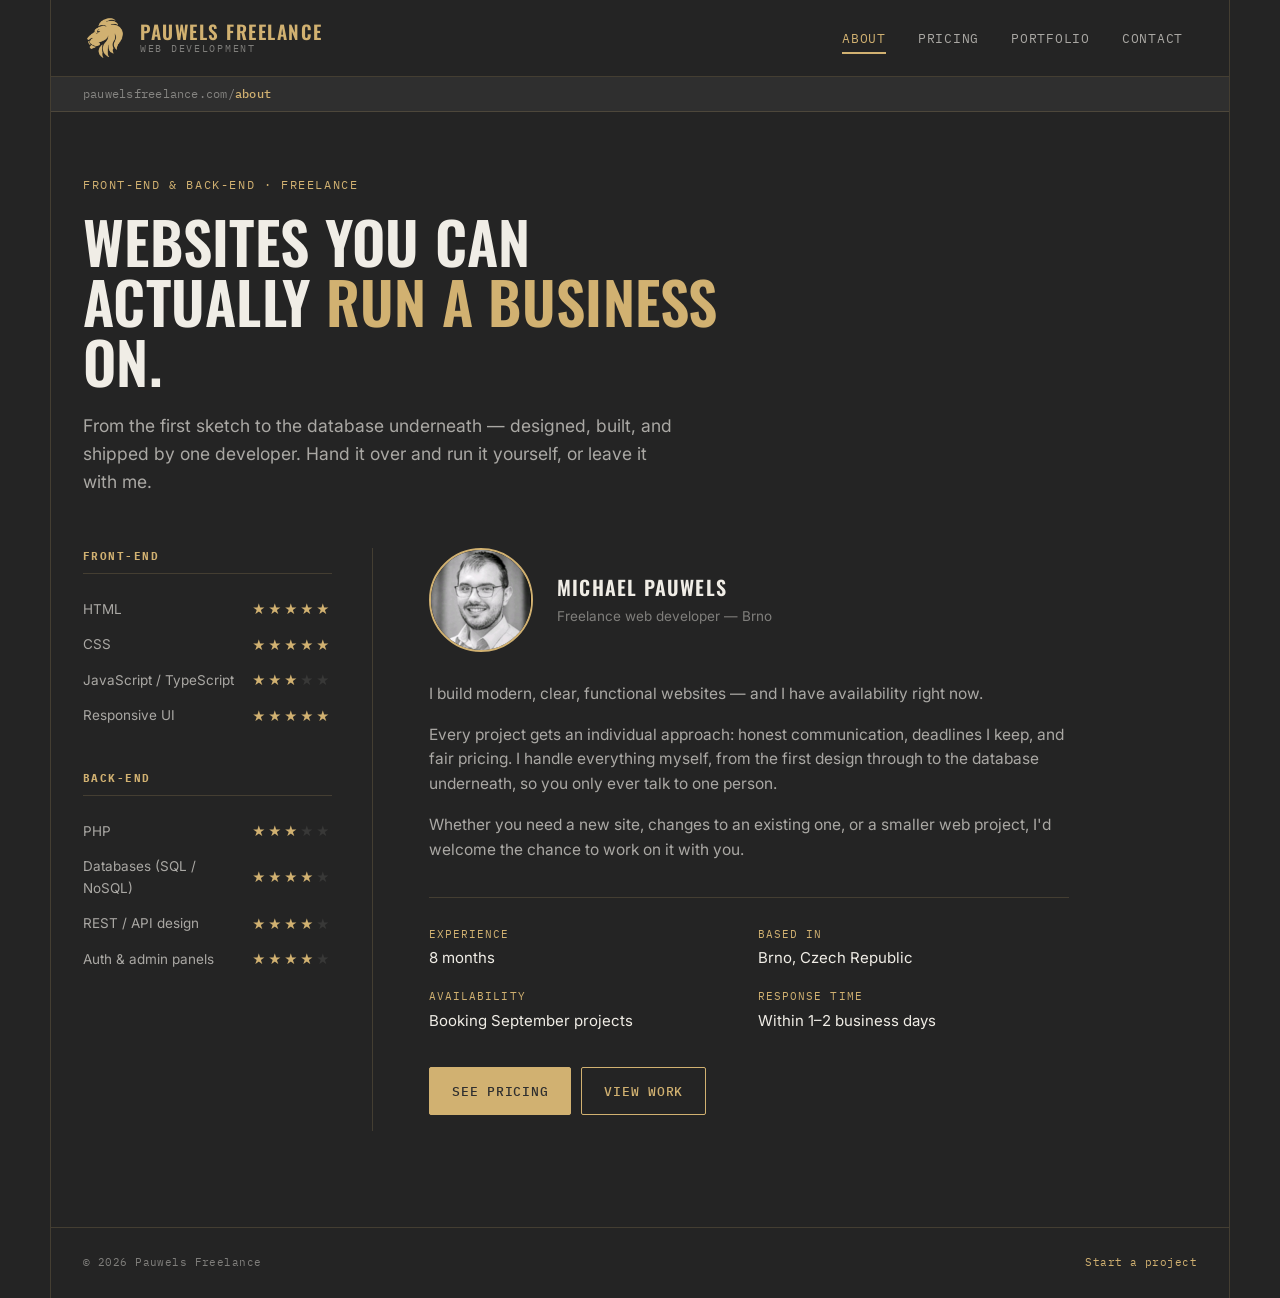
<file: index.html>
<!DOCTYPE html>
<html lang="en">

<head>
  <meta charset="UTF-8">
  <meta name="viewport" content="width=device-width, initial-scale=1.0">
  <meta name="description"
    content="Pauwels Freelance — front-end and back-end web development in Brno. Custom websites, databases and admin panels, built and maintained by one developer.">
  <title>Pauwels Freelance — Web Development</title>
  <link rel="preconnect" href="https://fonts.googleapis.com">
  <link rel="preconnect" href="https://fonts.gstatic.com" crossorigin>
  <link
    href="https://fonts.googleapis.com/css2?family=Oswald:wght@400;500;600&family=Inter:wght@400;500;600&family=IBM+Plex+Mono:wght@400;500&display=swap"
    rel="stylesheet">
  <link rel="icon" href="assets/logo.png">
  <link rel="stylesheet" href="styles.css">
</head>

<body>
  <div class="frame">

    <header class="topbar">
      <a class="brand" href="index.html">
        <img class="brand-logo" src="assets/logo.png" alt="Pauwels Freelance">
        <span class="brand-word">Pauwels Freelance<span>Web Development</span></span>
      </a>
      <nav class="mainnav" id="mainnav">
        <a href="index.html" class="active">About</a>
        <a href="pricing.html">Pricing</a>
        <a href="portfolio.html">Portfolio</a>
        <a href="contact.html">Contact</a>
      </nav>
      <button class="nav-toggle" aria-label="Toggle menu">☰</button>
    </header>

    <div class="pathbar">pauwelsfreelance.com/<b>about</b></div>

    <main>
      <section class="page">
        <p class="eyebrow">Front-end &amp; Back-end · Freelance</p>
        <h1>Websites you can<br>actually <em>run a business</em><br>on.</h1>
        <p class="lede">From the first sketch to the database underneath — designed, built, and shipped by one
          developer. Hand it over and run it yourself, or leave it with me.</p>

        <div class="about-grid">

          <div class="skills-col">
            <h4>Front-end</h4>
            <div class="skill-row"><span>HTML</span><span class="stars"><span class="on">★★★★★</span></span></div>
            <div class="skill-row"><span>CSS</span><span class="stars"><span class="on">★★★★★</span></span></div>
            <div class="skill-row"><span>JavaScript / TypeScript</span><span class="stars"><span
                  class="on">★★★</span><span class="off">★★</span></span></div>
            <div class="skill-row"><span>Responsive UI</span><span class="stars"><span class="on">★★★★★</span></span>
            </div>

            <h4 class="second">Back-end</h4>
            <div class="skill-row"><span>PHP</span><span class="stars"><span class="on">★★★</span><span
                  class="off">★★</span></span></div>
            <div class="skill-row"><span>Databases (SQL / NoSQL)</span><span class="stars"><span
                  class="on">★★★★</span><span class="off">★</span></span></div>
            <div class="skill-row"><span>REST / API design</span><span class="stars"><span class="on">★★★★</span><span
                  class="off">★</span></span></div>
            <div class="skill-row"><span>Auth &amp; admin panels</span><span class="stars"><span
                  class="on">★★★★</span><span class="off">★</span></span></div>
          </div>

          <div class="about-main">

            <div class="avatar-row">
              <img class="avatar" src="assets/photo.jpg" alt="Michael Pauwels">
              <div>
                <div class="avatar-name">Michael Pauwels</div>
                <div class="avatar-role">Freelance web developer — Brno</div>
              </div>
            </div>

            <div class="bio">
              <p>I build modern, clear, functional websites — and I have availability right now.</p>
              <p>Every project gets an individual approach: honest communication, deadlines I keep, and fair pricing. I
                handle everything myself, from the first design through to the database underneath, so you only ever
                talk to one person.</p>
              <p>Whether you need a new site, changes to an existing one, or a smaller web project, I'd welcome the
                chance to work on it with you.</p>
            </div>

            <div class="facts">
              <div class="fact">
                <div class="k">Experience</div>
                <div class="v" id="experience" data-start="2026-04-01">—</div>
              </div>
              <div class="fact">
                <div class="k">Based in</div>
                <div class="v">Brno, Czech Republic</div>
              </div>
              <div class="fact">
                <div class="k">Availability</div>
                <div class="v" id="availability">Booking September projects</div>
              </div>
              <div class="fact">
                <div class="k">Response time</div>
                <div class="v">Within 1–2 business days</div>
              </div>
            </div>

            <p class="about-cta">
              <a class="btn" href="pricing.html">See pricing</a>
              <a class="btn ghost" href="portfolio.html">View work</a>
            </p>

          </div>

        </div>
      </section>
    </main>

    <footer>
      <span>© 2026 Pauwels Freelance</span>
      <span><a href="contact.html">Start a project</a></span>
    </footer>

  </div>
  <script src="script.js"></script>
</body>

</html>
</file>
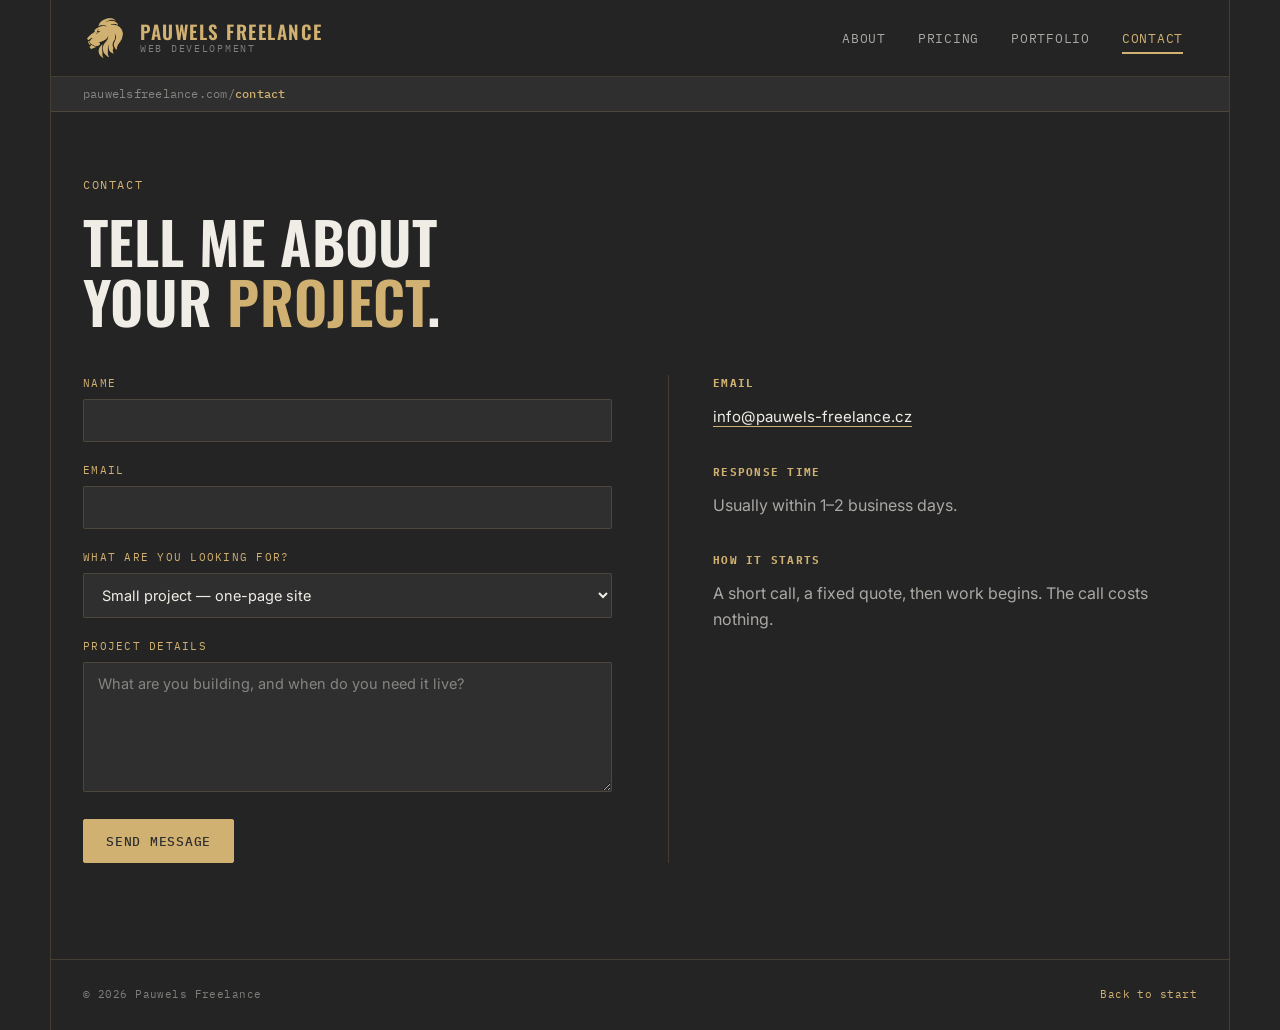
<file: contact.html>
<!DOCTYPE html>
<html lang="en">

<head>
  <meta charset="UTF-8">
  <meta name="viewport" content="width=device-width, initial-scale=1.0">
  <meta name="description" content="Get in touch about a web development project — Pauwels Freelance, Brno.">
  <title>Contact — Pauwels Freelance</title>
  <link rel="preconnect" href="https://fonts.googleapis.com">
  <link rel="preconnect" href="https://fonts.gstatic.com" crossorigin>
  <link
    href="https://fonts.googleapis.com/css2?family=Oswald:wght@400;500;600&family=Inter:wght@400;500;600&family=IBM+Plex+Mono:wght@400;500&display=swap"
    rel="stylesheet">
  <link rel="icon" href="assets/logo.png">
  <link rel="stylesheet" href="styles.css">
</head>

<body>
  <div class="frame">

    <header class="topbar">
      <a class="brand" href="index.html">
        <img class="brand-logo" src="assets/logo.png" alt="Pauwels Freelance">
        <span class="brand-word">Pauwels Freelance<span>Web Development</span></span>
      </a>
      <nav class="mainnav" id="mainnav">
        <a href="index.html">About</a>
        <a href="pricing.html">Pricing</a>
        <a href="portfolio.html">Portfolio</a>
        <a href="contact.html" class="active">Contact</a>
      </nav>
      <button class="nav-toggle" aria-label="Toggle menu">☰</button>
    </header>

    <div class="pathbar">pauwelsfreelance.com/<b>contact</b></div>

    <main>
      <section class="page">
        <p class="eyebrow">Contact</p>
        <h1>Tell me about<br>your <em>project</em>.</h1>

        <div class="contact-grid">

          <div>
            <div class="selected-tier-banner" id="tierBanner">You're asking about: <b id="tierBannerText"></b></div>

            <form id="contactForm" novalidate>

              <div>
                <label for="name">Name</label>
                <input type="text" id="name" name="name" required autocomplete="name">
              </div>

              <div>
                <label for="email">Email</label>
                <input type="email" id="email" name="email" required autocomplete="email">
              </div>

              <div>
                <label for="projectType">What are you looking for?</label>
                <select id="projectType" name="projectType">
                  <option>Small project — one-page site</option>
                  <option>Normal project — multi-page + database</option>
                  <option>Large project — platform + admin panel</option>
                  <option>Maintenance</option>
                  <option>Consultation</option>
                  <option>Not sure yet</option>
                </select>
                <div class="field-note" id="unsureNote">
                  No problem — the first call is free. If we then work out the scope together, that time is billed at the
                  consultation rate of <b>890 Kč / hour</b>.
                </div>
              </div>

              <div>
                <label for="message">Project details</label>
                <textarea id="message" name="message" required
                  placeholder="What are you building, and when do you need it live?"></textarea>
              </div>

              <!-- Honeypot: invisible to humans, irresistible to bots.
                   If this field comes back filled, the submission is spam. -->
              <div class="hp" aria-hidden="true">
                <label for="company">Company</label>
                <input type="text" id="company" name="company" tabindex="-1" autocomplete="off">
              </div>

              <div>
                <button type="submit" class="btn" id="submitBtn">Send message</button>
                <div class="form-status" id="formStatus"></div>
              </div>

            </form>
          </div>

          <div class="contact-side">
            <div class="direct">
              <h4>Email</h4>
              <a href="mailto:info@pauwels-freelance.cz">info@pauwels-freelance.cz</a>
            </div>
            <div class="direct">
              <h4>Response time</h4>
              <p>Usually within 1–2 business days.</p>
            </div>
            <div class="direct">
              <h4>How it starts</h4>
              <p>A short call, a fixed quote, then work begins. The call costs nothing.</p>
            </div>
          </div>

        </div>
      </section>
    </main>

    <footer>
      <span>© 2026 Pauwels Freelance</span>
      <span><a href="index.html">Back to start</a></span>
    </footer>

  </div>
  <script src="script.js"></script>
</body>

</html>
</file>
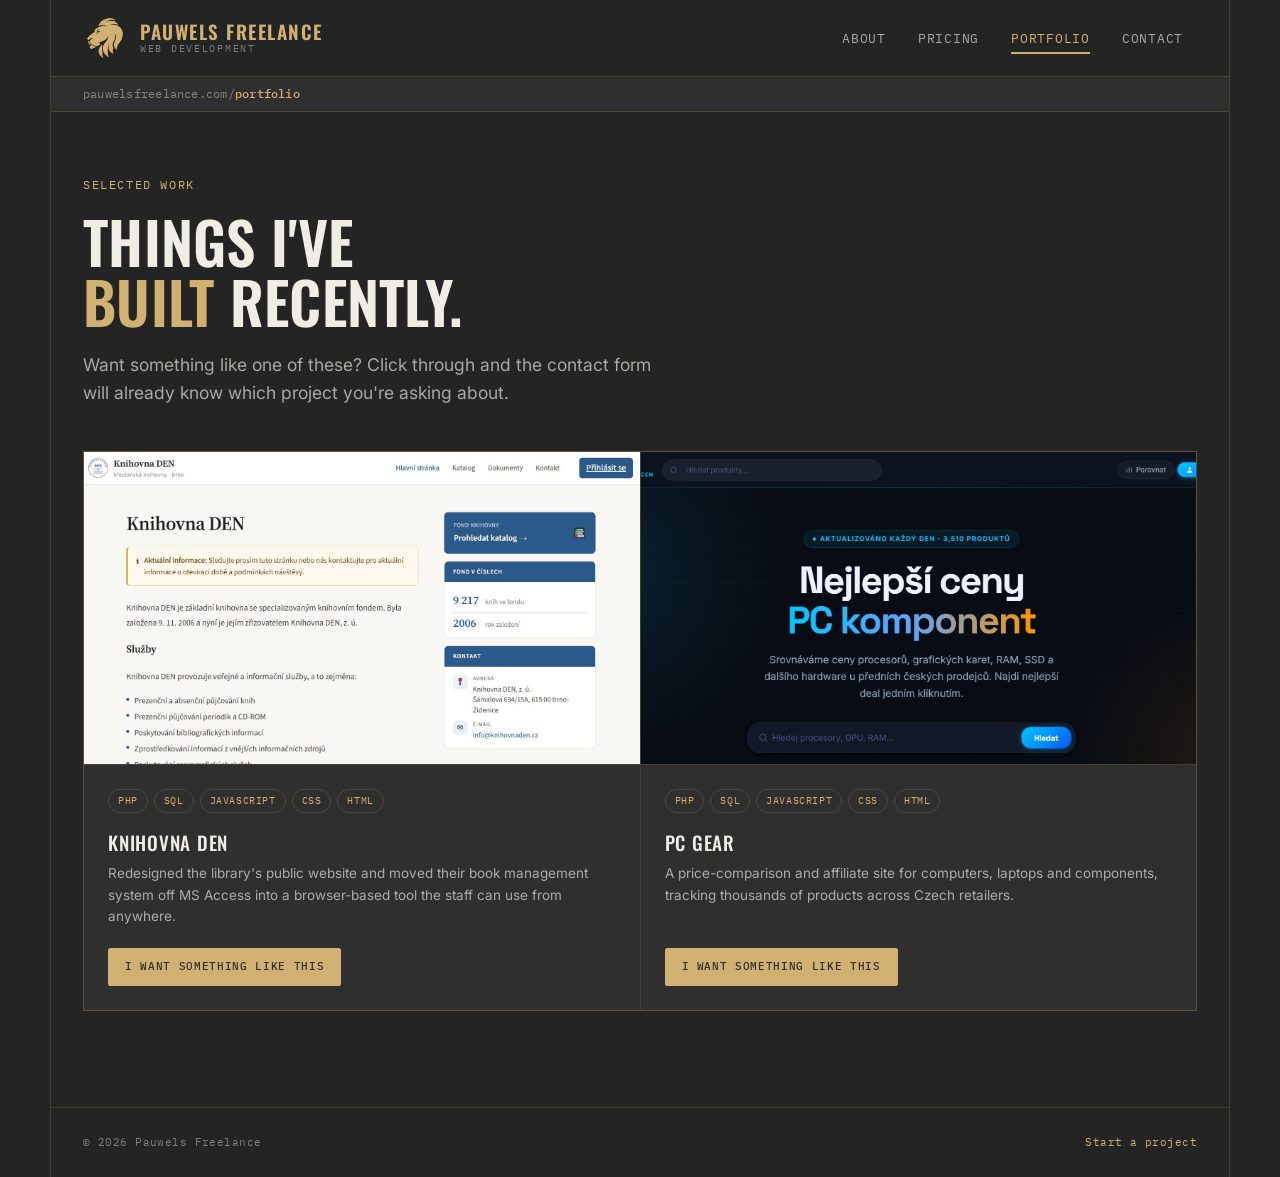
<file: portfolio.html>
<!DOCTYPE html>
<html lang="en">

<head>
  <meta charset="UTF-8">
  <meta name="viewport" content="width=device-width, initial-scale=1.0">
  <meta name="description" content="Selected freelance web development work by Pauwels Freelance.">
  <title>Portfolio — Pauwels Freelance</title>
  <link rel="preconnect" href="https://fonts.googleapis.com">
  <link rel="preconnect" href="https://fonts.gstatic.com" crossorigin>
  <link
    href="https://fonts.googleapis.com/css2?family=Oswald:wght@400;500;600&family=Inter:wght@400;500;600&family=IBM+Plex+Mono:wght@400;500&display=swap"
    rel="stylesheet">
  <link rel="icon" href="assets/logo.png">
  <link rel="stylesheet" href="styles.css">
</head>

<body>
  <div class="frame">

    <header class="topbar">
      <a class="brand" href="index.html">
        <img class="brand-logo" src="assets/logo.png" alt="Pauwels Freelance">
        <span class="brand-word">Pauwels Freelance<span>Web Development</span></span>
      </a>
      <nav class="mainnav" id="mainnav">
        <a href="index.html">About</a>
        <a href="pricing.html">Pricing</a>
        <a href="portfolio.html" class="active">Portfolio</a>
        <a href="contact.html">Contact</a>
      </nav>
      <button class="nav-toggle" aria-label="Toggle menu">☰</button>
    </header>

    <div class="pathbar">pauwelsfreelance.com/<b>portfolio</b></div>

    <main>
      <section class="page">
        <p class="eyebrow">Selected work</p>
        <h1>Things I've<br><em>built</em> recently.</h1>
        <p class="lede">Want something like one of these? Click through and the contact form will already know which
          project you're asking about.</p>

        <div class="proj-grid">

          <!-- ===== Project 1 ===== -->
          <div class="proj">
            <div class="proj-thumb">
              <img src="assets/project-1.jpg" alt="Homepage of the Knihovna DEN library website">
            </div>
            <div class="proj-body">
              <div class="proj-tags">
                <span>PHP</span><span>SQL</span><span>JavaScript</span><span>CSS</span><span>HTML</span>
              </div>
              <h3>Knihovna DEN</h3>
              <p>Redesigned the library's public website and moved their book management system off MS Access into a
                browser-based tool the staff can use from anywhere.</p>
              <a class="btn small" href="contact.html?type=Inquiry%20about%3A%20Knihovna%20DEN">I want something like
                this</a>
            </div>
          </div>

          <!-- ===== Project 2 ===== -->
          <div class="proj">
            <div class="proj-thumb">
              <img src="assets/project-2.jpg" alt="Homepage of the PC Gear price comparison site">
            </div>
            <div class="proj-body">
              <div class="proj-tags">
                <span>PHP</span><span>SQL</span><span>JavaScript</span><span>CSS</span><span>HTML</span>
              </div>
              <h3>PC Gear</h3>
              <p>A price-comparison and affiliate site for computers, laptops and components, tracking thousands of
                products across Czech retailers.</p>
              <a class="btn small" href="contact.html?type=Inquiry%20about%3A%20PC%20Gear">I want something like this</a>
            </div>
          </div>

          <!-- To add a project: copy one whole <div class="proj"> ... </div> block above,
               drop the screenshot in assets/, and update the text. -->

        </div>
      </section>
    </main>

    <footer>
      <span>© 2026 Pauwels Freelance</span>
      <span><a href="contact.html">Start a project</a></span>
    </footer>

  </div>
  <script src="script.js"></script>
</body>

</html>
</file>
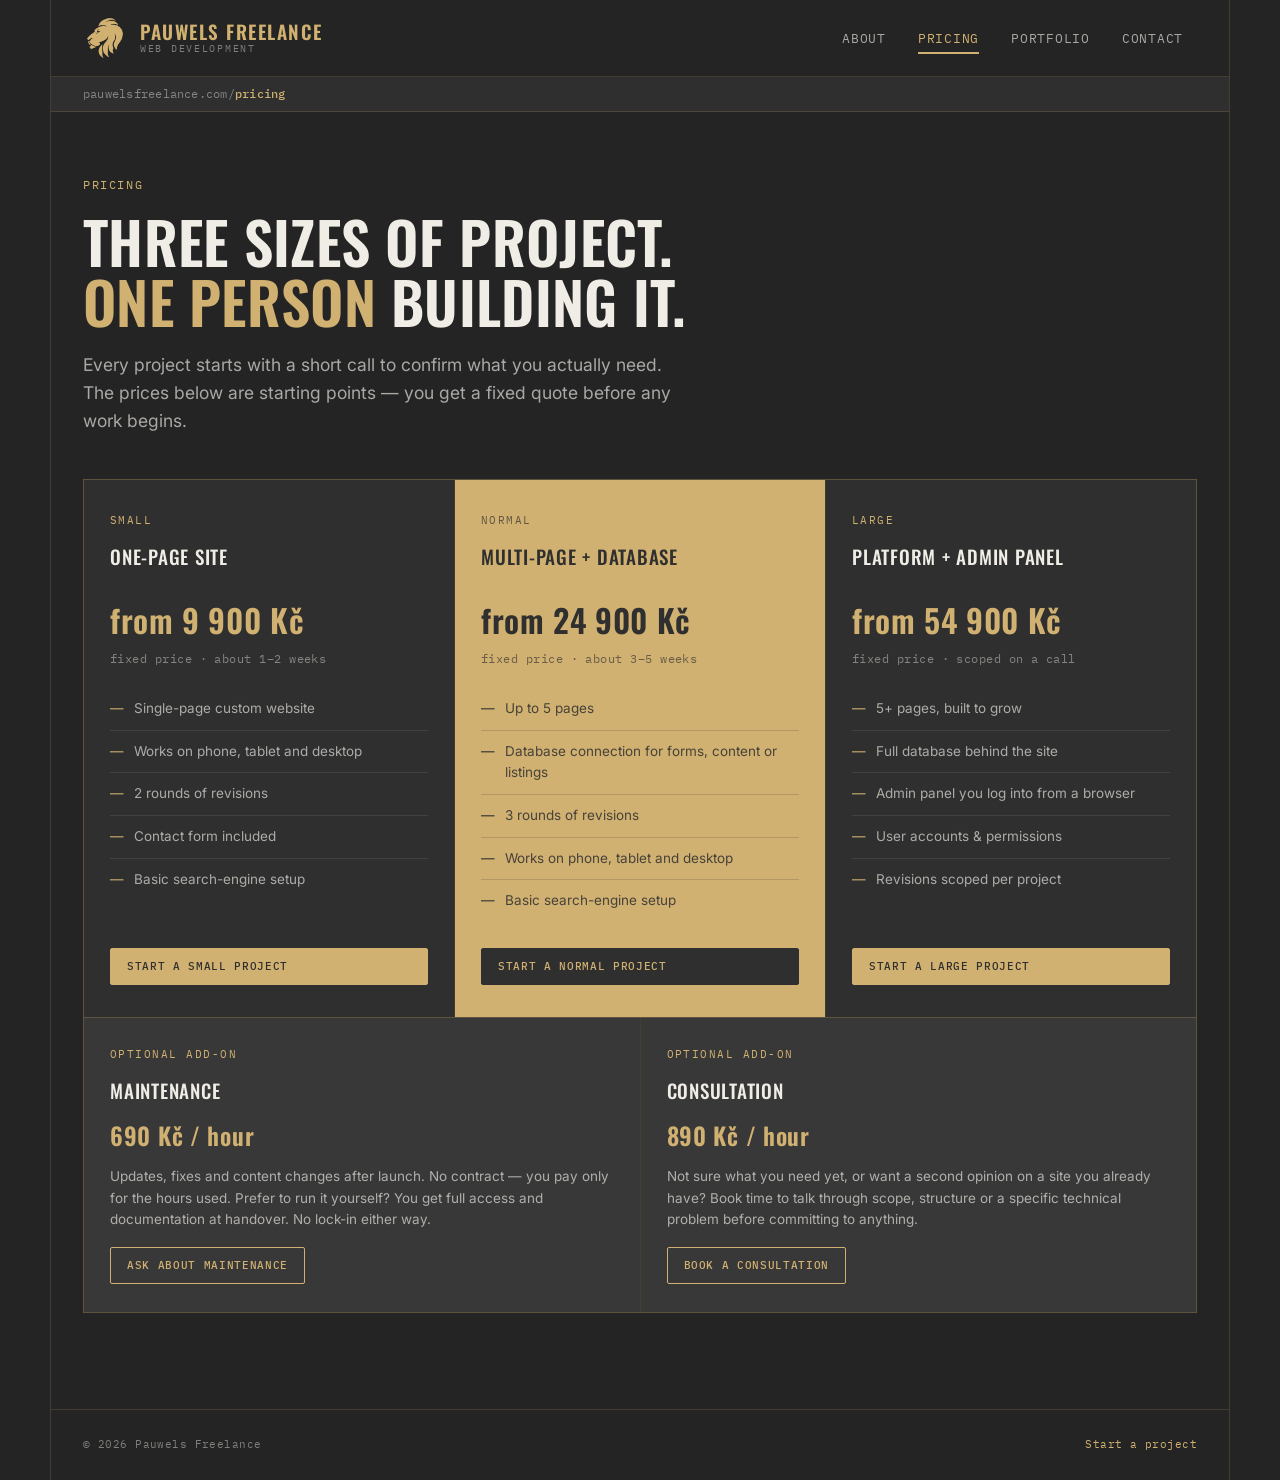
<file: pricing.html>
<!DOCTYPE html>
<html lang="en">

<head>
  <meta charset="UTF-8">
  <meta name="viewport" content="width=device-width, initial-scale=1.0">
  <meta name="description"
    content="Pricing for freelance web development — one-page sites, multi-page sites with a database, and full platforms with an admin panel. Optional maintenance and consultation.">
  <title>Pricing — Pauwels Freelance</title>
  <link rel="preconnect" href="https://fonts.googleapis.com">
  <link rel="preconnect" href="https://fonts.gstatic.com" crossorigin>
  <link
    href="https://fonts.googleapis.com/css2?family=Oswald:wght@400;500;600&family=Inter:wght@400;500;600&family=IBM+Plex+Mono:wght@400;500&display=swap"
    rel="stylesheet">
  <link rel="icon" href="assets/logo.png">
  <link rel="stylesheet" href="styles.css">
</head>

<body>
  <div class="frame">

    <header class="topbar">
      <a class="brand" href="index.html">
        <img class="brand-logo" src="assets/logo.png" alt="Pauwels Freelance">
        <span class="brand-word">Pauwels Freelance<span>Web Development</span></span>
      </a>
      <nav class="mainnav" id="mainnav">
        <a href="index.html">About</a>
        <a href="pricing.html" class="active">Pricing</a>
        <a href="portfolio.html">Portfolio</a>
        <a href="contact.html">Contact</a>
      </nav>
      <button class="nav-toggle" aria-label="Toggle menu">☰</button>
    </header>

    <div class="pathbar">pauwelsfreelance.com/<b>pricing</b></div>

    <main>
      <section class="page">
        <p class="eyebrow">Pricing</p>
        <h1>Three sizes of project.<br><em>One person</em> building it.</h1>
        <p class="lede">Every project starts with a short call to confirm what you actually need. The prices below are
          starting points — you get a fixed quote before any work begins.</p>

        <div class="tier-grid">

          <div class="tier">
            <div class="tier-tag">Small</div>
            <h3>One-page site</h3>
            <div class="tier-price">from 9 900 Kč<small>fixed price · about 1–2 weeks</small></div>
            <ul>
              <li>Single-page custom website</li>
              <li>Works on phone, tablet and desktop</li>
              <li>2 rounds of revisions</li>
              <li>Contact form included</li>
              <li>Basic search-engine setup</li>
            </ul>
            <a class="btn small" href="contact.html?type=Small%20project%20%E2%80%94%20one-page%20site">Start a small
              project</a>
          </div>

          <div class="tier featured">
            <div class="tier-tag">Normal</div>
            <h3>Multi-page + database</h3>
            <div class="tier-price">from 24 900 Kč<small>fixed price · about 3–5 weeks</small></div>
            <ul>
              <li>Up to 5 pages</li>
              <li>Database connection for forms, content or listings</li>
              <li>3 rounds of revisions</li>
              <li>Works on phone, tablet and desktop</li>
              <li>Basic search-engine setup</li>
            </ul>
            <a class="btn small"
              href="contact.html?type=Normal%20project%20%E2%80%94%20multi-page%20%2B%20database">Start a normal
              project</a>
          </div>

          <div class="tier">
            <div class="tier-tag">Large</div>
            <h3>Platform + admin panel</h3>
            <div class="tier-price">from 54 900 Kč<small>fixed price · scoped on a call</small></div>
            <ul>
              <li>5+ pages, built to grow</li>
              <li>Full database behind the site</li>
              <li>Admin panel you log into from a browser</li>
              <li>User accounts &amp; permissions</li>
              <li>Revisions scoped per project</li>
            </ul>
            <a class="btn small"
              href="contact.html?type=Large%20project%20%E2%80%94%20platform%20%2B%20admin%20panel">Start a large
              project</a>
          </div>

        </div>

        <div class="addons">

          <div class="addon">
            <div class="tier-tag">Optional add-on</div>
            <h3>Maintenance</h3>
            <div class="rate">690 Kč / hour</div>
            <p>Updates, fixes and content changes after launch. No contract — you pay only for the hours used. Prefer to
              run it yourself? You get full access and documentation at handover. No lock-in either way.</p>
            <a class="btn ghost small" href="contact.html?type=Maintenance">Ask about maintenance</a>
          </div>

          <div class="addon">
            <div class="tier-tag">Optional add-on</div>
            <h3>Consultation</h3>
            <div class="rate">890 Kč / hour</div>
            <p>Not sure what you need yet, or want a second opinion on a site you already have? Book time to talk through
              scope, structure or a specific technical problem before committing to anything.</p>
            <a class="btn ghost small" href="contact.html?type=Consultation">Book a consultation</a>
          </div>

        </div>
      </section>
    </main>

    <footer>
      <span>© 2026 Pauwels Freelance</span>
      <span><a href="contact.html">Start a project</a></span>
    </footer>

  </div>
  <script src="script.js"></script>
</body>

</html>
</file>
<file: styles.css>
:root{
  /* --- Brand colors, sampled directly from the logo --- */
  --charcoal:#2F2F2F;        /* logo background */
  --gold:#D1B171;            /* logo lion + wordmark */

  /* --- Derived palette --- */
  --bg:#242424;
  --surface:#2F2F2F;
  --surface-2:#383838;
  --gold-bright:#E0C489;
  --gold-deep:#A98A52;
  --text:#F0EDE6;
  --text-70:rgba(240,237,230,.66);
  --text-45:rgba(240,237,230,.45);
  --line:rgba(209,177,113,.18);
  --line-soft:rgba(240,237,230,.10);

  --radius:2px;
  --font-display:'Oswald',sans-serif;
  --font-body:'Inter',sans-serif;
  --font-mono:'IBM Plex Mono',monospace;
}
*{box-sizing:border-box;}
html{scroll-behavior:smooth;}
body{
  margin:0;
  background:var(--bg);
  color:var(--text);
  font-family:var(--font-body);
  line-height:1.6;
  -webkit-font-smoothing:antialiased;
}
a{color:inherit;}
:focus-visible{outline:2px solid var(--gold);outline-offset:2px;}
img{max-width:100%;display:block;}

/* ---------- Frame / chrome ---------- */
.frame{
  max-width:1180px;
  margin:0 auto;
  border-left:1px solid var(--line);
  border-right:1px solid var(--line);
  background:var(--bg);
  min-height:100vh;
}
header.topbar{
  display:flex;
  align-items:center;
  justify-content:space-between;
  padding:16px 32px;
  border-bottom:1px solid var(--line);
  background:var(--bg);
  position:sticky;
  top:0;
  z-index:20;
}
.brand{display:flex;align-items:center;gap:13px;text-decoration:none;}
.brand-logo{height:44px;width:auto;flex-shrink:0;}
.brand-word{
  font-family:var(--font-display);
  font-weight:600;
  font-size:19px;
  letter-spacing:.08em;
  text-transform:uppercase;
  color:var(--gold);
  line-height:1.1;
}
.brand-word span{
  display:block;
  font-family:var(--font-mono);
  font-size:9.5px;
  letter-spacing:.18em;
  color:var(--text-45);
  text-transform:uppercase;
  font-weight:400;
  margin-top:2px;
}

nav.mainnav{display:flex;gap:4px;align-items:center;}
nav.mainnav a{
  font-family:var(--font-mono);
  font-size:12.5px;
  letter-spacing:.06em;
  text-transform:uppercase;
  text-decoration:none;
  color:var(--text-70);
  padding:9px 14px;
  position:relative;
  border-radius:var(--radius);
  display:inline-block;
  transition:color .15s ease;
}
nav.mainnav a:hover{color:var(--gold-bright);}
nav.mainnav a.active{color:var(--gold);}
nav.mainnav a.active::after{
  content:"";
  position:absolute;
  left:14px;right:14px;bottom:3px;
  height:2px;
  background:var(--gold);
}
.nav-toggle{
  display:none;
  background:none;
  border:1px solid var(--line);
  border-radius:var(--radius);
  width:38px;height:38px;
  cursor:pointer;
  font-family:var(--font-mono);
  color:var(--gold);
  font-size:16px;
}

.pathbar{
  font-family:var(--font-mono);
  font-size:11.5px;
  color:var(--text-45);
  padding:8px 32px;
  border-bottom:1px solid var(--line);
  background:var(--surface);
  letter-spacing:.02em;
}
.pathbar b{color:var(--gold);font-weight:500;}

main{padding:0;}
.page{padding:64px 32px 96px;animation:fade .35s ease;}
@keyframes fade{from{opacity:0;transform:translateY(6px);}to{opacity:1;transform:translateY(0);}}
@media (prefers-reduced-motion:reduce){
  .page{animation:none;}
  html{scroll-behavior:auto;}
}

.eyebrow{
  font-family:var(--font-mono);
  font-size:11.5px;
  letter-spacing:.14em;
  text-transform:uppercase;
  color:var(--gold);
  margin:0 0 16px;
}
h1{
  font-family:var(--font-display);
  font-weight:600;
  font-size:clamp(36px,5.2vw,58px);
  line-height:1.04;
  letter-spacing:.005em;
  text-transform:uppercase;
  margin:0 0 20px;
  color:var(--text);
}
h1 em{font-style:normal;color:var(--gold);}
h3{
  font-family:var(--font-display);
  font-weight:500;
  font-size:19px;
  letter-spacing:.04em;
  text-transform:uppercase;
  margin:0 0 6px;
  color:var(--text);
}
p{color:var(--text-70);margin:0 0 16px;}
.lede{font-size:17.5px;max-width:54ch;}

.btn{
  display:inline-flex;
  align-items:center;
  gap:8px;
  font-family:var(--font-mono);
  font-size:12.5px;
  letter-spacing:.06em;
  text-transform:uppercase;
  padding:13px 22px;
  border-radius:var(--radius);
  border:1px solid var(--gold);
  background:var(--gold);
  color:var(--charcoal);
  cursor:pointer;
  text-decoration:none;
  font-weight:500;
  transition:background .15s ease, color .15s ease, transform .1s ease;
}
.btn:hover{background:var(--gold-bright);border-color:var(--gold-bright);}
.btn:active{transform:translateY(1px);}
.btn.ghost{background:transparent;color:var(--gold);}
.btn.ghost:hover{background:var(--gold);color:var(--charcoal);}
.btn.small{padding:9px 16px;font-size:11px;}

/* ---------- ABOUT ---------- */
.about-grid{
  display:grid;
  grid-template-columns:290px 1fr;
  gap:56px;
  margin-top:52px;
}
.skills-col{border-right:1px solid var(--line);padding-right:40px;}
.skills-col h4{
  font-family:var(--font-mono);
  font-size:10.5px;
  text-transform:uppercase;
  letter-spacing:.14em;
  color:var(--gold);
  margin:0 0 18px;
  padding-bottom:8px;
  border-bottom:1px solid var(--line);
}
.skills-col h4.second{margin-top:36px;}
.skill-row{
  display:flex;
  justify-content:space-between;
  align-items:center;
  gap:12px;
  padding:7px 0;
  font-size:13.5px;
  color:var(--text-70);
}
.stars{letter-spacing:2px;font-size:13px;white-space:nowrap;flex-shrink:0;}
.stars .on{color:var(--gold);}
.stars .off{color:var(--line-soft);}

.about-main{max-width:640px;}
.avatar-row{display:flex;gap:24px;align-items:center;margin-bottom:30px;}
.avatar{
  width:104px;height:104px;
  border-radius:50%;
  background:var(--surface-2);
  color:var(--gold);
  display:flex;align-items:center;justify-content:center;
  font-family:var(--font-display);
  font-size:30px;
  font-weight:600;
  letter-spacing:.05em;
  flex-shrink:0;
  border:2px solid var(--gold);
  overflow:hidden;
}
.avatar img{width:100%;height:100%;object-fit:cover;}
img.avatar{object-fit:cover;}   /* when the avatar IS the <img> */
.avatar-name{
  font-family:var(--font-display);
  font-size:20px;
  font-weight:600;
  letter-spacing:.06em;
  text-transform:uppercase;
  color:var(--text);
}
.avatar-role{color:var(--text-45);font-size:13.5px;margin-top:3px;}
.bio p{font-size:15.5px;}
.facts{
  display:grid;
  grid-template-columns:1fr 1fr;
  gap:18px;
  margin-top:34px;
  padding-top:28px;
  border-top:1px solid var(--line);
}
.fact .k{font-family:var(--font-mono);font-size:10.5px;text-transform:uppercase;color:var(--gold);letter-spacing:.1em;}
.fact .v{font-size:15px;margin-top:4px;color:var(--text);}
.about-cta{display:flex;gap:10px;flex-wrap:wrap;margin-top:34px;}

/* ---------- PRICING ---------- */
.tier-grid{
  display:grid;
  grid-template-columns:repeat(3,1fr);
  gap:1px;
  background:var(--line);
  border:1px solid var(--line);
  margin-top:44px;
}
.tier{background:var(--surface);padding:32px 26px;display:flex;flex-direction:column;}
.tier.featured{background:var(--gold);color:var(--charcoal);}
.tier.featured h3{color:var(--charcoal);}
.tier.featured p{color:rgba(47,47,47,.75);}
.tier.featured .tier-tag{color:rgba(47,47,47,.7);}
.tier.featured .tier-price{color:var(--charcoal);}
.tier.featured .tier-price small{color:rgba(47,47,47,.65);}
.tier.featured li{color:rgba(47,47,47,.85);border-top-color:rgba(47,47,47,.18);}
.tier.featured li::before{color:var(--charcoal);}
.tier.featured .btn{background:var(--charcoal);border-color:var(--charcoal);color:var(--gold);}
.tier.featured .btn:hover{background:#1c1c1c;border-color:#1c1c1c;}

.tier-tag{
  font-family:var(--font-mono);
  font-size:10.5px;
  letter-spacing:.14em;
  text-transform:uppercase;
  color:var(--gold);
  margin-bottom:12px;
}
.tier-price{
  font-family:var(--font-display);
  font-weight:600;
  font-size:32px;
  letter-spacing:.02em;
  margin:16px 0 20px;
  color:var(--gold);
}
.tier-price small{
  font-family:var(--font-mono);
  font-size:11.5px;
  color:var(--text-45);
  display:block;
  margin-top:5px;
  font-weight:400;
  letter-spacing:.04em;
  text-transform:none;
}
.tier ul{list-style:none;margin:0 0 26px;padding:0;flex-grow:1;}
.tier li{
  font-size:13.5px;
  color:var(--text-70);
  padding:10px 0;
  border-top:1px solid var(--line-soft);
  display:flex;
  gap:10px;
}
.tier li:first-child{border-top:none;}
.tier li::before{content:"—";color:var(--gold);flex-shrink:0;}

.addons{
  display:grid;
  grid-template-columns:1fr 1fr;
  gap:1px;
  background:var(--line);
  border:1px solid var(--line);
  border-top:none;
}
.addon{background:var(--surface-2);padding:28px 26px;}
.addon .rate{
  font-family:var(--font-display);
  font-weight:600;
  font-size:24px;
  letter-spacing:.03em;
  color:var(--gold);
  margin:10px 0 12px;
}
.addon p{font-size:13.5px;}

/* ---------- PORTFOLIO ---------- */
.proj-grid{
  display:grid;
  grid-template-columns:repeat(2,1fr);
  gap:1px;
  background:var(--line);
  border:1px solid var(--line);
  margin-top:44px;
}
.proj{background:var(--surface);display:flex;flex-direction:column;transition:background .2s ease;}
.proj:hover{background:var(--surface-2);}
.proj-thumb{
  aspect-ratio:16/9;
  background:var(--bg);
  border-bottom:1px solid var(--line);
  display:flex;align-items:center;justify-content:center;
  overflow:hidden;
}
.proj-thumb img{width:100%;height:100%;object-fit:cover;object-position:top;}
.proj-thumb span{
  font-family:var(--font-mono);
  font-size:10.5px;
  letter-spacing:.1em;
  text-transform:uppercase;
  color:var(--gold-deep);
  border:1px dashed var(--line);
  padding:6px 12px;
}
.proj-body{padding:24px;flex-grow:1;display:flex;flex-direction:column;}
.proj-tags{display:flex;flex-wrap:wrap;gap:6px;margin-bottom:14px;}
.proj-tags span{
  font-family:var(--font-mono);
  font-size:10px;
  letter-spacing:.06em;
  text-transform:uppercase;
  color:var(--gold);
  border:1px solid var(--line);
  padding:3px 9px;
  border-radius:999px;
}
.proj-body p{font-size:13.5px;margin-bottom:20px;flex-grow:1;}
.proj-body .btn{align-self:flex-start;}

/* ---------- CONTACT ---------- */
.contact-grid{display:grid;grid-template-columns:1fr 1fr;gap:56px;margin-top:44px;}
form{display:flex;flex-direction:column;gap:20px;}
label{
  font-family:var(--font-mono);
  font-size:10.5px;
  text-transform:uppercase;
  letter-spacing:.12em;
  color:var(--gold);
  margin-bottom:7px;
  display:block;
}
input,select,textarea{
  width:100%;
  font-family:var(--font-body);
  font-size:14.5px;
  padding:12px 14px;
  border:1px solid var(--line);
  border-radius:var(--radius);
  background:var(--surface);
  color:var(--text);
}
input:focus,select:focus,textarea:focus{border-color:var(--gold);}
select option{background:var(--surface);color:var(--text);}
textarea{resize:vertical;min-height:130px;}
input::placeholder,textarea::placeholder{color:var(--text-45);}

/* Conditional disclaimer under the project-type select */
.field-note{
  display:none;
  margin-top:10px;
  padding:12px 14px;
  background:var(--surface-2);
  border-left:3px solid var(--gold);
  border-radius:var(--radius);
  font-family:var(--font-mono);
  font-size:11.5px;
  line-height:1.6;
  color:var(--text-70);
}
.field-note.show{display:block;}
.field-note b{color:var(--gold);font-weight:500;}

.contact-side{border-left:1px solid var(--line);padding-left:44px;}
.contact-side h4{
  font-family:var(--font-mono);
  font-size:10.5px;
  text-transform:uppercase;
  letter-spacing:.12em;
  color:var(--gold);
  margin:0 0 12px;
}
.contact-side .direct{margin-bottom:34px;}
.contact-side .direct a{
  font-size:15px;
  text-decoration:none;
  color:var(--text);
  border-bottom:1px solid var(--gold);
}
.contact-side .direct a:hover{color:var(--gold);}
.contact-side .direct p{margin:0;}

.selected-tier-banner{
  display:none;
  background:var(--surface-2);
  border-left:3px solid var(--gold);
  color:var(--text-70);
  padding:14px 16px;
  font-family:var(--font-mono);
  font-size:12.5px;
  margin-bottom:24px;
  border-radius:var(--radius);
}
.selected-tier-banner.show{display:block;}
.selected-tier-banner b{color:var(--gold);font-weight:500;}
.form-status{
  font-family:var(--font-mono);
  font-size:12.5px;
  color:var(--gold);
  display:none;
  margin-top:12px;
}
.form-status.show{display:block;}

footer{
  border-top:1px solid var(--line);
  padding:26px 32px;
  display:flex;
  justify-content:space-between;
  align-items:center;
  font-family:var(--font-mono);
  font-size:11px;
  letter-spacing:.04em;
  color:var(--text-45);
  flex-wrap:wrap;
  gap:10px;
}
footer a{color:var(--gold);text-decoration:none;}

/* ---------- Responsive ---------- */
@media (max-width:820px){
  .about-grid,.contact-grid{grid-template-columns:1fr;gap:0;}
  .skills-col{border-right:none;border-bottom:1px solid var(--line);padding-right:0;padding-bottom:34px;margin-bottom:34px;}
  .contact-side{border-left:none;border-top:1px solid var(--line);padding-left:0;padding-top:36px;margin-top:36px;}
  .tier-grid,.proj-grid,.addons{grid-template-columns:1fr;}
  .addons{border-top:1px solid var(--line);}
  nav.mainnav{
    display:none;
    position:absolute;
    top:77px;left:0;right:0;
    background:var(--surface);
    border-bottom:1px solid var(--line);
    flex-direction:column;
    align-items:flex-start;
    padding:10px 32px 18px;
    gap:2px;
  }
  nav.mainnav.open{display:flex;}
  .nav-toggle{display:block;}
  header.topbar{padding:14px 20px;}
  .page{padding:44px 20px 72px;}
  .pathbar{padding:8px 20px;}
  footer{padding:22px 20px;}
  .avatar-row{gap:18px;}
  .brand-word{font-size:16px;}
  .brand-logo{height:38px;}
}
@media (max-width:480px){
  .facts{grid-template-columns:1fr;}
  .avatar-row{flex-direction:column;align-items:flex-start;text-align:left;}
}

/* ---------- CONTACT FORM: honeypot + status states ---------- */

/* Honeypot — hidden from humans, but NOT with display:none,
   which some bots detect and skip. */
.hp{
  position:absolute;
  left:-9999px;
  width:1px;
  height:1px;
  overflow:hidden;
}

.form-status.ok{color:var(--gold);}
.form-status.error{color:#E08A7A;}
button[disabled]{opacity:.55;cursor:not-allowed;}
</file>
